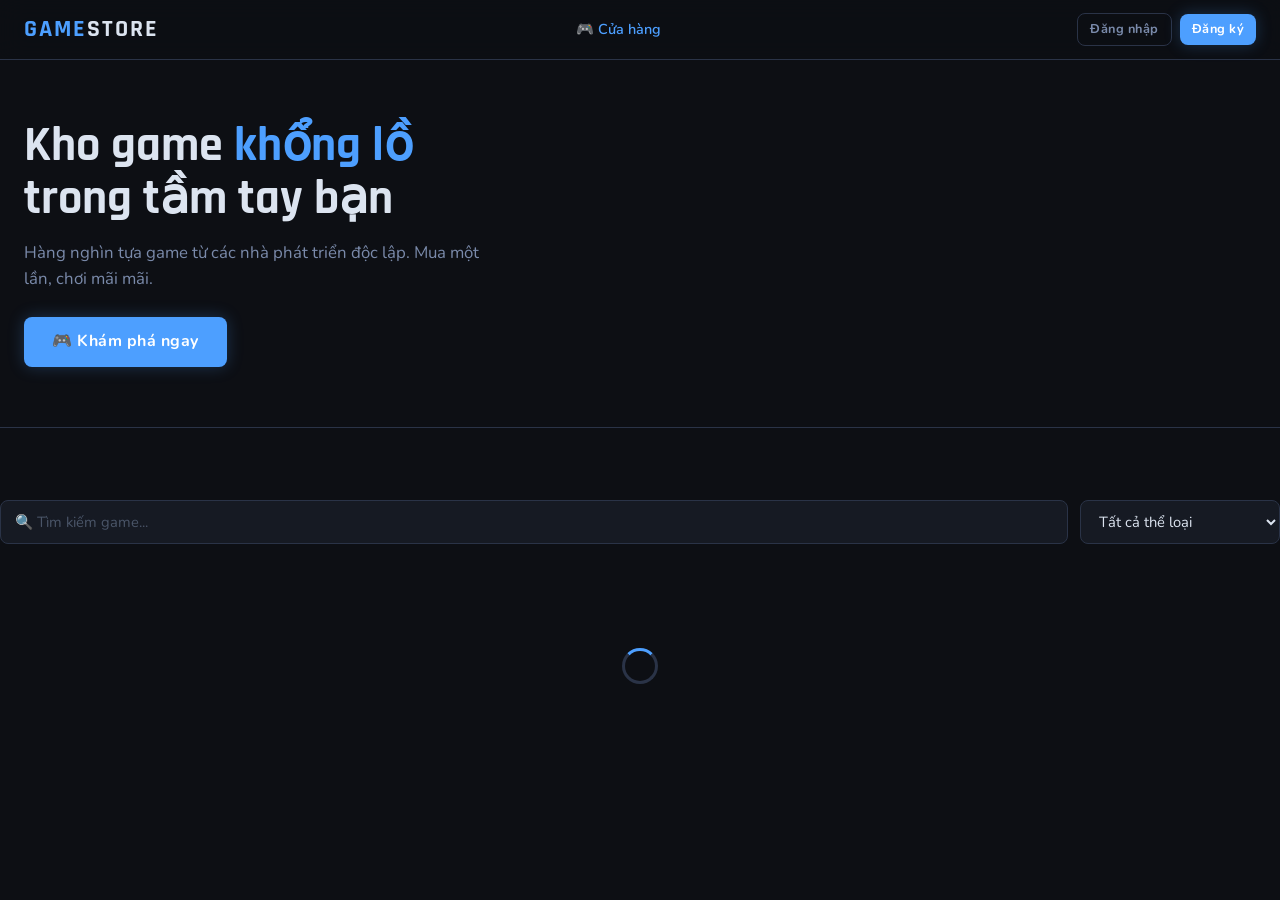
<file: frontend/pages/index.html>
<!DOCTYPE html>
<html lang="vi">

<head>
    <meta charset="UTF-8">
    <meta name="viewport" content="width=device-width, initial-scale=1.0">
    <title>GameStore — Cửa hàng game</title>
    <link rel="stylesheet" href="../assets/css/style.css">
</head>

<body>

    <!-- NAVBAR -->
    <nav class="navbar">
        <a href="index.html" class="navbar-brand">GAME<span>STORE</span></a>
        <div class="navbar-nav" id="navbar-nav-links">
            <a href="index.html" class="nav-link active">🎮 Cửa hàng</a>
        </div>
        <div class="navbar-nav" id="navbar-actions"></div>
    </nav>

    <!-- HERO -->
    <section class="hero">
        <div class="container">
            <h1 class="hero-title">Kho game <em>khổng lồ</em><br>trong tầm tay bạn</h1>
            <p class="hero-subtitle">Hàng nghìn tựa game từ các nhà phát triển độc lập. Mua một lần, chơi mãi mãi.</p>
            <a href="#store-section" class="btn btn-primary btn-lg">🎮 Khám phá ngay</a>
        </div>
    </section>

    <!-- STORE -->
    <div class="container page" id="store-section">
        <!-- Search & Filter -->
        <div class="search-bar">
            <input type="text" id="search-input" class="form-control" placeholder="🔍 Tìm kiếm game..."
                oninput="debouncedSearch()">
            <select id="genre-filter" class="form-control" style="max-width:180px" onchange="loadGames(1)">
                <option value="">Tất cả thể loại</option>
                <option value="RPG">RPG</option>
                <option value="Action">Action</option>
                <option value="Strategy">Strategy</option>
                <option value="Horror">Horror</option>
                <option value="Racing">Racing</option>
                <option value="Fighting">Fighting</option>
                <option value="Adventure">Adventure</option>
            </select>
        </div>

        <!-- Games Grid -->
        <div id="games-container">
            <div class="loading-overlay">
                <div class="spinner"></div>
            </div>
        </div>

        <!-- Pagination -->
        <div id="pagination" class="pagination"></div>
    </div>

    <!-- TOAST -->
    <div id="toast-container"></div>

    <script src="../js/api.js"></script>
    <script>
        let currentPage = 1;
        let searchTimeout;

        // Init
        document.addEventListener('DOMContentLoaded', () => {
            renderNavbar();
            loadGames(1);
        });

        // Debounce search input
        function debouncedSearch() {
            clearTimeout(searchTimeout);
            searchTimeout = setTimeout(() => loadGames(1), 400);
        }

        async function loadGames(page = 1) {
            currentPage = page;
            const search = document.getElementById('search-input').value.trim();
            const genre = document.getElementById('genre-filter').value;

            const params = new URLSearchParams({ page });
            if (search) params.append('search', search);
            if (genre) params.append('genre', genre);

            document.getElementById('games-container').innerHTML =
                '<div class="loading-overlay"><div class="spinner"></div></div>';

            const data = await apiCall(`/api/games?${params}`);

            if (!data.success) {
                document.getElementById('games-container').innerHTML =
                    '<div class="empty-state"><div class="empty-state-icon">⚠️</div><h3>Lỗi tải dữ liệu</h3></div>';
                return;
            }

            renderGames(data.games);
            renderPagination(data.pagination);
        }

        function renderGames(games) {
            const container = document.getElementById('games-container');
            if (!games.length) {
                container.innerHTML = `
        <div class="empty-state">
          <div class="empty-state-icon">🎮</div>
          <h3>Không tìm thấy game nào</h3>
          <p>Thử thay đổi từ khóa tìm kiếm</p>
        </div>`;
                return;
            }

            container.innerHTML = `<div class="games-grid">${games.map(gameCard).join('')}</div>`;
        }

        function gameCard(g) {
            const price = g.price == 0
                ? '<span class="game-price free">Miễn phí</span>'
                : `<span class="game-price">${formatPrice(g.price)}</span>`;

            return `
      <div class="card game-card" onclick="viewGame(${g.id})">
        <img class="game-card-img"
             src="${g.cover_image || 'https://picsum.photos/seed/' + g.id + '/400/225'}"
             alt="${g.title}" loading="lazy">
        <div class="game-card-body">
          <div class="game-card-genre">${g.genre || 'Game'}</div>
          <div class="game-card-title">${g.title}</div>
          <div class="game-card-footer">
            ${price}
            <button class="btn btn-primary btn-sm"
                    onclick="event.stopPropagation(); addToCart(${g.id}, this)">
              + Giỏ hàng
            </button>
          </div>
        </div>
      </div>`;
        }

        function renderPagination(p) {
            const container = document.getElementById('pagination');
            if (p.last_page <= 1) { container.innerHTML = ''; return; }

            let html = '';
            for (let i = 1; i <= p.last_page; i++) {
                html += `<button class="page-btn ${i === p.current_page ? 'active' : ''}"
                       onclick="loadGames(${i})">${i}</button>`;
            }
            container.innerHTML = html;
        }

        function viewGame(id) {
            window.location.href = `game-detail.html?id=${id}`;
        }

        async function addToCart(gameId, btn) {
            if (!Auth.isLoggedIn()) {
                showToast('Vui lòng đăng nhập để thêm vào giỏ hàng', 'error');
                setTimeout(() => window.location.href = 'login.html', 1200);
                return;
            }

            btn.disabled = true;
            const data = await apiCall('/api/cart/add', {
                method: 'POST',
                body: JSON.stringify({ game_id: gameId })
            });
            btn.disabled = false;

            if (data.success) {
                showToast('Đã thêm vào giỏ hàng!', 'success');
                updateCartBadge();
            } else {
                showToast(data.message, 'error');
            }
        }

        function formatPrice(amount) {
            return new Intl.NumberFormat('vi-VN', { style: 'currency', currency: 'VND' }).format(amount);
        }
    </script>
</body>

</html>
</file>
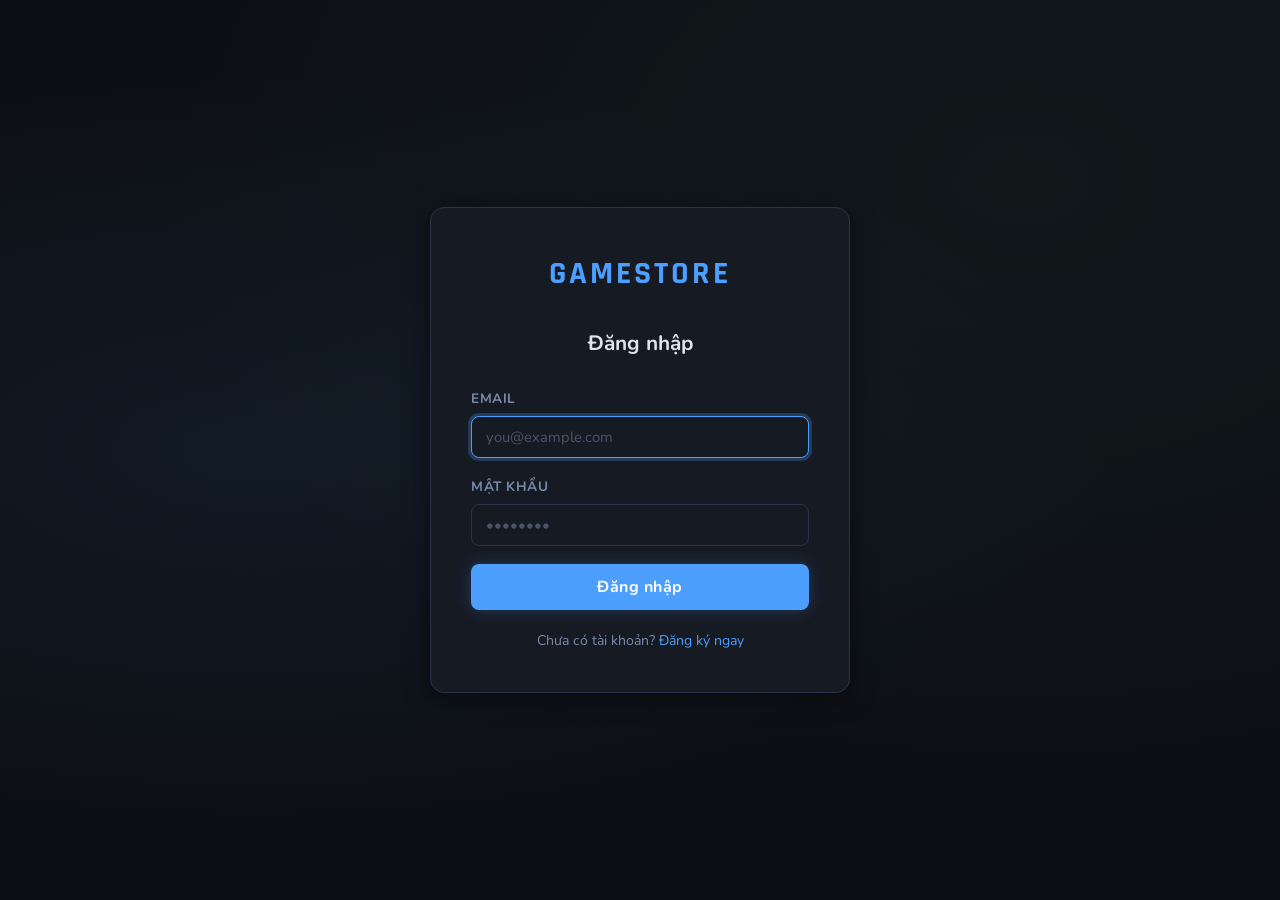
<file: frontend/pages/admin-dashboard.html>
<!DOCTYPE html>
<html lang="vi">

<head>
    <meta charset="UTF-8">
    <meta name="viewport" content="width=device-width, initial-scale=1.0">
    <title>Admin Dashboard — GameStore</title>
    <link rel="stylesheet" href="../assets/css/style.css">
</head>

<body>
    <nav class="navbar">
        <a href="index.html" class="navbar-brand">GAME<span>STORE</span></a>
        <div class="navbar-nav" id="navbar-actions"></div>
    </nav>

    <div class="dashboard-layout">
        <aside class="sidebar">
            <div class="sidebar-section">Admin Panel</div>
            <ul class="sidebar-menu">
                <li class="sidebar-item"><a href="#" class="active" onclick="showSection('overview',this)">📊 Tổng
                        quan</a></li>
                <li class="sidebar-item"><a href="#" onclick="showSection('pending-games',this)">⏳ Duyệt game</a></li>
                <li class="sidebar-item"><a href="#" onclick="showSection('users',this)">👥 Quản lý user</a></li>
                <li class="sidebar-item"><a href="index.html">🛒 Cửa hàng</a></li>
            </ul>
        </aside>

        <main class="main-content">

            <!-- OVERVIEW -->
            <section id="section-overview">
                <div class="page-header">
                    <h1 class="page-title">📊 Tổng quan</h1>
                </div>
                <div id="stats-container">
                    <div class="loading-overlay">
                        <div class="spinner"></div>
                    </div>
                </div>
            </section>

            <!-- PENDING GAMES -->
            <section id="section-pending-games" style="display:none">
                <div class="page-header">
                    <h1 class="page-title">⏳ Game chờ duyệt</h1>
                    <p class="page-subtitle">Xem xét và phê duyệt game từ developers</p>
                </div>
                <div id="pending-container">
                    <div class="loading-overlay">
                        <div class="spinner"></div>
                    </div>
                </div>
            </section>

            <!-- USERS -->
            <section id="section-users" style="display:none">
                <div class="page-header">
                    <h1 class="page-title">👥 Quản lý User</h1>
                    <p class="page-subtitle">Xem, khóa/mở và phân quyền tài khoản</p>
                </div>
                <div id="users-container">
                    <div class="loading-overlay">
                        <div class="spinner"></div>
                    </div>
                </div>
            </section>

        </main>
    </div>

    <div id="toast-container"></div>
    <script src="../js/api.js"></script>
    <script>
        document.addEventListener('DOMContentLoaded', () => {
            if (!Auth.requireRole('admin')) return;
            renderNavbar();
            loadStats();
        });

        function showSection(name, el) {
            ['overview', 'pending-games', 'users'].forEach(s => {
                document.getElementById('section-' + s).style.display = s === name ? 'block' : 'none';
            });
            document.querySelectorAll('.sidebar-item a').forEach(a => a.classList.remove('active'));
            if (el) el.classList.add('active');

            if (name === 'pending-games') loadPendingGames();
            if (name === 'users') loadUsers();
        }

        // ---- STATS ----
        async function loadStats() {
            const data = await apiCall('/api/admin/stats');
            if (!data.success) return;
            const s = data.stats;

            document.getElementById('stats-container').innerHTML = `
      <div class="stats-grid">
        <div class="stat-card">
          <div class="stat-value">${s.users}</div>
          <div class="stat-label">👥 Tổng người dùng</div>
        </div>
        <div class="stat-card">
          <div class="stat-value">${s.games.approved}</div>
          <div class="stat-label">✅ Game đã duyệt</div>
        </div>
        <div class="stat-card">
          <div class="stat-value" style="color:var(--gold)">${s.games.pending}</div>
          <div class="stat-label">⏳ Chờ duyệt</div>
        </div>
        <div class="stat-card">
          <div class="stat-value" style="color:var(--green)">
            ${s.revenue.total_revenue
                    ? new Intl.NumberFormat('vi-VN', { style: 'currency', currency: 'VND' }).format(s.revenue.total_revenue)
                    : '0₫'}
          </div>
          <div class="stat-label">💰 Doanh thu (demo)</div>
        </div>
        <div class="stat-card">
          <div class="stat-value">${s.revenue.total_orders || 0}</div>
          <div class="stat-label">📦 Tổng đơn hàng</div>
        </div>
      </div>

      <h3 style="font-family:'Rajdhani',sans-serif;font-size:1.2rem;margin-bottom:16px">
        🕒 Đơn hàng gần đây
      </h3>
      ${s.recent_orders.length ? `
        <div class="card">
          <div class="table-wrapper">
            <table>
              <thead><tr><th>Đơn #</th><th>Người mua</th><th>Tổng tiền</th><th>Ngày</th></tr></thead>
              <tbody>
                ${s.recent_orders.map(o => `
                  <tr>
                    <td>#${o.id}</td>
                    <td>${o.username}</td>
                    <td style="color:var(--green);font-weight:700">
                      ${new Intl.NumberFormat('vi-VN', { style: 'currency', currency: 'VND' }).format(o.total_amount)}
                    </td>
                    <td>${new Date(o.created_at).toLocaleDateString('vi-VN')}</td>
                  </tr>`).join('')}
              </tbody>
            </table>
          </div>
        </div>` : '<p style="color:var(--text-muted)">Chưa có đơn hàng nào.</p>'}`;
        }

        // ---- PENDING GAMES ----
        async function loadPendingGames() {
            const data = await apiCall('/api/admin/games/pending');
            const c = document.getElementById('pending-container');

            if (!data.games || !data.games.length) {
                c.innerHTML = `<div class="empty-state"><div class="empty-state-icon">✅</div>
        <h3>Không có game nào chờ duyệt</h3></div>`;
                return;
            }

            c.innerHTML = `<div style="display:flex;flex-direction:column;gap:16px">
      ${data.games.map(g => `
        <div class="card card-body" style="display:flex;gap:16px;align-items:center">
          <img src="${g.cover_image || 'https://picsum.photos/seed/' + g.id + '/120/68'}"
               style="width:120px;height:68px;object-fit:cover;border-radius:var(--radius);flex-shrink:0">
          <div style="flex:1">
            <div style="font-family:'Rajdhani',sans-serif;font-size:1.05rem;font-weight:700">${g.title}</div>
            <div style="font-size:.8rem;color:var(--text-muted);margin:4px 0">
              Dev: <strong>${g.dev_name}</strong> &nbsp;|&nbsp; ${g.genre || 'N/A'} &nbsp;|&nbsp;
              ${g.price == 0 ? 'Miễn phí' : new Intl.NumberFormat('vi-VN', { style: 'currency', currency: 'VND' }).format(g.price)}
            </div>
            <div style="color:var(--text-secondary);font-size:.85rem">${g.description || 'Không có mô tả'}</div>
          </div>
          <div style="display:flex;flex-direction:column;gap:8px;flex-shrink:0">
            <button class="btn btn-success btn-sm" onclick="reviewGame(${g.id},'approve',this)">✓ Duyệt</button>
            <button class="btn btn-danger btn-sm"  onclick="reviewGame(${g.id},'reject',this)">✕ Từ chối</button>
          </div>
        </div>`).join('')}
    </div>`;
        }

        async function reviewGame(id, action, btn) {
            btn.disabled = true;
            const endpoint = `/api/admin/games/${id}/${action}`;
            const data = await apiCall(endpoint, { method: 'PUT' });
            if (data.success) {
                showToast(data.message, 'success');
                btn.closest('.card').remove();
            } else {
                showToast(data.message, 'error');
                btn.disabled = false;
            }
        }

        // ---- USERS ----
        async function loadUsers() {
            const data = await apiCall('/api/admin/users');
            const c = document.getElementById('users-container');

            c.innerHTML = `
      <div class="card">
        <div class="table-wrapper">
          <table>
            <thead><tr><th>#</th><th>Username</th><th>Email</th><th>Role</th><th>Trạng thái</th><th>Ngày tạo</th><th>Hành động</th></tr></thead>
            <tbody>
              ${data.users.map(u => `
                <tr id="user-row-${u.id}">
                  <td>${u.id}</td>
                  <td><strong>${u.username}</strong></td>
                  <td style="color:var(--text-secondary)">${u.email}</td>
                  <td>
                    <select class="form-control" style="width:auto;padding:4px 8px;font-size:.78rem"
                            onchange="changeRole(${u.id}, this.value)"
                            ${u.role === 'admin' ? 'disabled' : ''}>
                      <option value="user"  ${u.role === 'user' ? 'selected' : ''}>User</option>
                      <option value="dev"   ${u.role === 'dev' ? 'selected' : ''}>Dev</option>
                      <option value="admin" ${u.role === 'admin' ? 'selected' : ''}>Admin</option>
                    </select>
                  </td>
                  <td>
                    <span class="badge ${u.is_active ? 'badge-approved' : 'badge-rejected'}">
                      ${u.is_active ? 'Hoạt động' : 'Đã khóa'}
                    </span>
                  </td>
                  <td>${new Date(u.created_at).toLocaleDateString('vi-VN')}</td>
                  <td>
                    ${u.role !== 'admin' ? `
                      <button class="btn btn-sm ${u.is_active ? 'btn-danger' : 'btn-success'}"
                              onclick="toggleUser(${u.id}, this)">
                        ${u.is_active ? '🔒 Khóa' : '🔓 Mở'}
                      </button>` : '—'}
                  </td>
                </tr>`).join('')}
            </tbody>
          </table>
        </div>
      </div>`;
        }

        async function toggleUser(id, btn) {
            btn.disabled = true;
            const data = await apiCall(`/api/admin/users/${id}/toggle`, { method: 'PUT' });
            if (data.success) {
                showToast(data.message, 'success');
                loadUsers(); // Reload để cập nhật UI
            } else {
                showToast(data.message, 'error');
                btn.disabled = false;
            }
        }

        async function changeRole(id, role) {
            const data = await apiCall(`/api/admin/users/${id}/role`, {
                method: 'PUT', body: JSON.stringify({ role })
            });
            showToast(data.message, data.success ? 'success' : 'error');
        }
    </script>
</body>

</html>
</file>
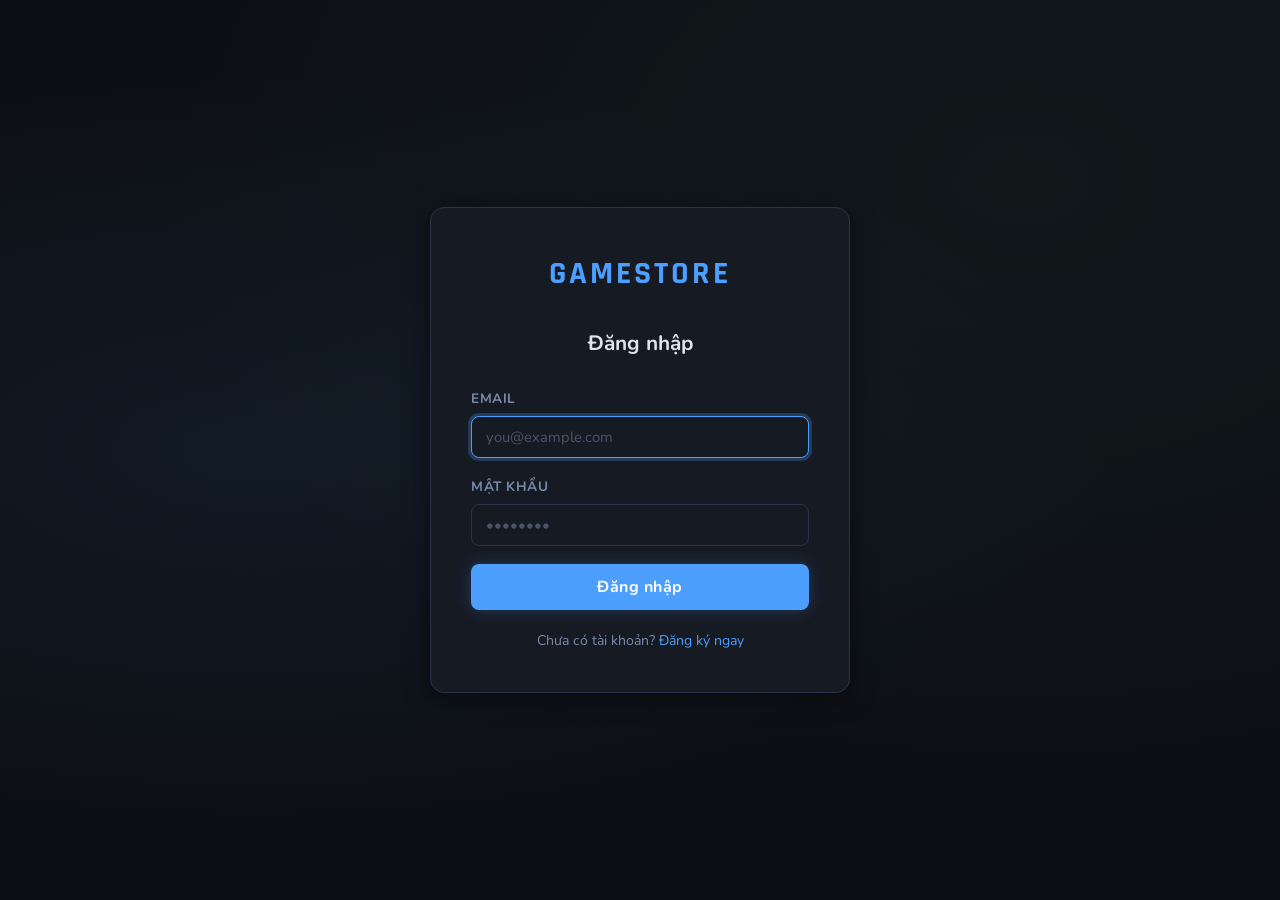
<file: frontend/pages/cart.html>
<!DOCTYPE html>
<html lang="vi">

<head>
    <meta charset="UTF-8">
    <meta name="viewport" content="width=device-width, initial-scale=1.0">
    <title>Giỏ hàng — GameStore</title>
    <link rel="stylesheet" href="../assets/css/style.css">
</head>

<body>
    <nav class="navbar">
        <a href="index.html" class="navbar-brand">GAME<span>STORE</span></a>
        <div class="navbar-nav"><a href="index.html" class="nav-link">← Tiếp tục mua</a></div>
        <div class="navbar-nav" id="navbar-actions"></div>
    </nav>

    <div class="container page">
        <div class="page-header">
            <h1 class="page-title">🛒 Giỏ hàng</h1>
        </div>

        <div style="display:grid;grid-template-columns:1fr 300px;gap:24px;align-items:start" id="cart-layout">
            <div id="cart-items-container">
                <div class="loading-overlay">
                    <div class="spinner"></div>
                </div>
            </div>
            <div class="card card-body" id="cart-summary" style="display:none">
                <h3 class="card-title">Tổng đơn hàng</h3>
                <div style="margin:16px 0;border-top:1px solid var(--border);padding-top:16px">
                    <div style="display:flex;justify-content:space-between;margin-bottom:8px">
                        <span style="color:var(--text-secondary)">Số lượng</span>
                        <span id="summary-count">0 game</span>
                    </div>
                    <div style="display:flex;justify-content:space-between;font-size:1.1rem;font-weight:700">
                        <span>Tổng cộng</span>
                        <span id="summary-total" style="color:var(--green)">0₫</span>
                    </div>
                </div>
                <button class="btn btn-success btn-block btn-lg" id="btn-checkout" onclick="checkout()">
                    💳 Thanh toán (Demo)
                </button>
                <p style="text-align:center;font-size:.75rem;color:var(--text-muted);margin-top:10px">
                    Đây là môi trường demo, không có giao dịch thực
                </p>
            </div>
        </div>
    </div>

    <div id="toast-container"></div>
    <script src="../js/api.js"></script>
    <script>
        document.addEventListener('DOMContentLoaded', () => {
            Auth.requireAuth();
            renderNavbar();
            loadCart();
        });

        async function loadCart() {
            const data = await apiCall('/api/cart');
            const container = document.getElementById('cart-items-container');
            const summary = document.getElementById('cart-summary');

            if (!data.items || data.items.length === 0) {
                container.innerHTML = `
        <div class="empty-state">
          <div class="empty-state-icon">🛒</div>
          <h3>Giỏ hàng trống</h3>
          <p>Thêm game từ <a href="index.html">cửa hàng</a> nhé!</p>
        </div>`;
                return;
            }

            summary.style.display = 'block';
            document.getElementById('summary-count').textContent = data.items.length + ' game';
            document.getElementById('summary-total').textContent = formatPrice(data.total);

            container.innerHTML = data.items.map(item => `
      <div class="library-card" style="margin-bottom:12px" id="cart-item-${item.id}">
        <img src="${item.cover_image || 'https://picsum.photos/seed/' + item.id + '/160/90'}" alt="${item.title}">
        <div class="library-info">
          <div class="library-title">${item.title}</div>
          <div class="library-genre">${item.genre || 'Game'}</div>
          <div style="color:var(--green);font-weight:700">${formatPrice(item.price)}</div>
        </div>
        <button class="btn btn-danger btn-sm" onclick="removeItem(${item.id})">✕ Xóa</button>
      </div>`).join('');
        }

        async function removeItem(gameId) {
            await apiCall('/api/cart/remove', { method: 'DELETE', body: JSON.stringify({ game_id: gameId }) });
            showToast('Đã xóa khỏi giỏ hàng', 'info');
            loadCart();
            updateCartBadge();
        }

        async function checkout() {
            const btn = document.getElementById('btn-checkout');
            btn.disabled = true; btn.textContent = 'Đang xử lý...';
            const data = await apiCall('/api/cart/checkout', { method: 'POST' });
            btn.disabled = false; btn.textContent = '💳 Thanh toán (Demo)';

            if (data.success) {
                showToast(`Thanh toán thành công! ${data.items} game đã vào Library 🎉`, 'success');
                setTimeout(() => window.location.href = 'library.html', 1500);
            } else {
                showToast(data.message, 'error');
            }
        }

        function formatPrice(a) {
            if (a === 0) return 'Miễn phí';
            return new Intl.NumberFormat('vi-VN', { style: 'currency', currency: 'VND' }).format(a);
        }
    </script>
</body>

</html>
</file>
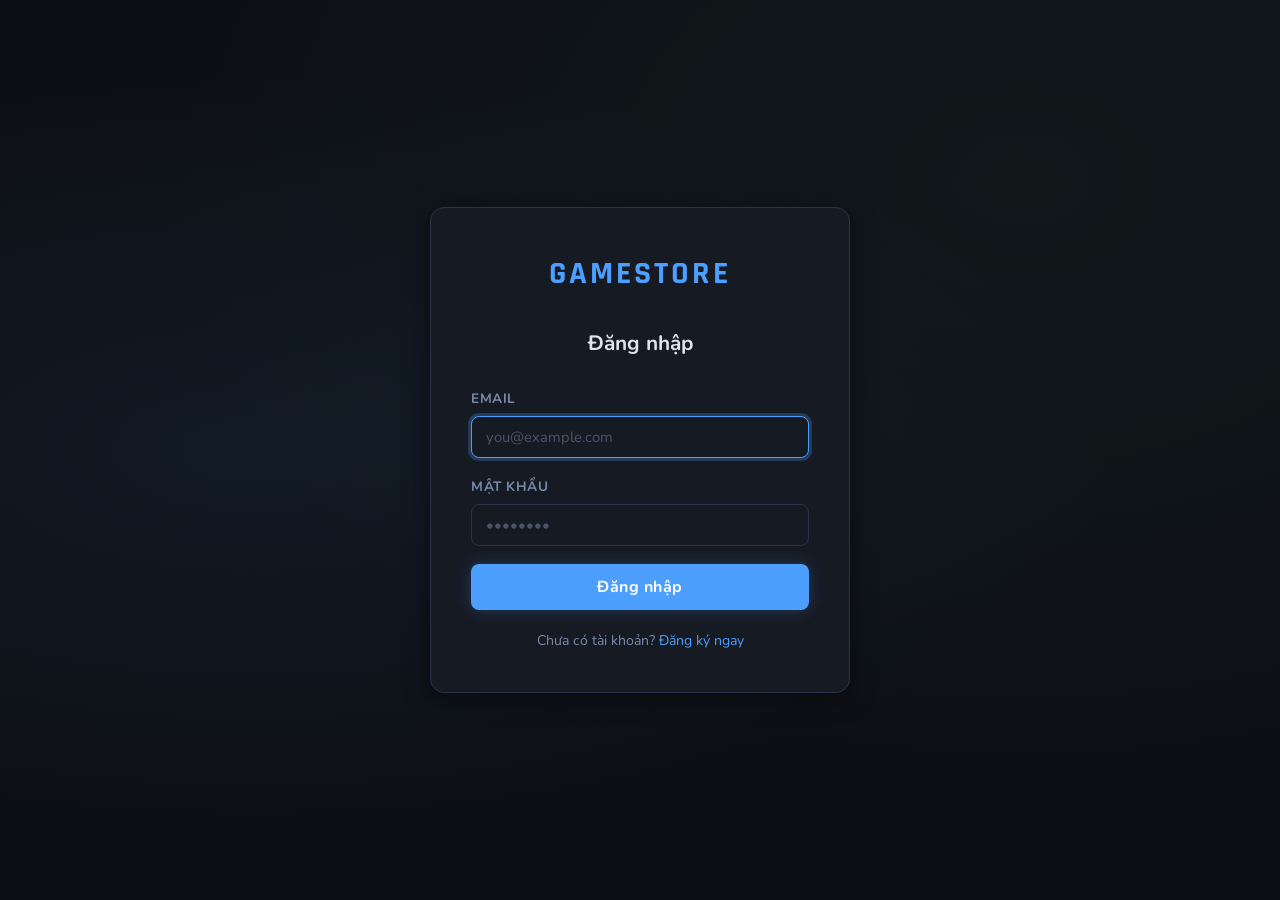
<file: frontend/pages/dev-dashboard.html>
<!DOCTYPE html>
<html lang="vi">

<head>
    <meta charset="UTF-8">
    <meta name="viewport" content="width=device-width, initial-scale=1.0">
    <title>Dev Dashboard — GameStore</title>
    <link rel="stylesheet" href="../assets/css/style.css">
</head>

<body>
    <nav class="navbar">
        <a href="index.html" class="navbar-brand">GAME<span>STORE</span></a>
        <div class="navbar-nav" id="navbar-actions"></div>
    </nav>

    <div class="dashboard-layout">
        <!-- Sidebar -->
        <aside class="sidebar">
            <div class="sidebar-section">Developer</div>
            <ul class="sidebar-menu">
                <li class="sidebar-item"><a href="#" class="active" onclick="showSection('my-games')">🎮 Game của
                        tôi</a></li>
                <li class="sidebar-item"><a href="#" onclick="showSection('upload-game')">➕ Đăng game mới</a></li>
                <li class="sidebar-item"><a href="index.html">🛒 Cửa hàng</a></li>
                <li class="sidebar-item"><a href="library.html">📚 Library</a></li>
            </ul>
        </aside>

        <!-- Main Content -->
        <main class="main-content">

            <!-- Section: My Games -->
            <section id="section-my-games">
                <div class="page-header">
                    <h1 class="page-title">🎮 Game của tôi</h1>
                    <p class="page-subtitle">Quản lý các game bạn đã đăng</p>
                </div>
                <div id="dev-games-container">
                    <div class="loading-overlay">
                        <div class="spinner"></div>
                    </div>
                </div>
            </section>

            <!-- Section: Upload Game -->
            <section id="section-upload-game" style="display:none">
                <div class="page-header">
                    <h1 class="page-title">➕ Đăng game mới</h1>
                    <p class="page-subtitle">Game sẽ được admin duyệt trước khi hiển thị</p>
                </div>
                <div class="card card-body" style="max-width:600px">
                    <div id="upload-alert"></div>
                    <div class="form-group">
                        <label class="form-label">Tên game *</label>
                        <input type="text" id="game-title" class="form-control" placeholder="VD: Cyber Odyssey 2">
                    </div>
                    <div class="form-group">
                        <label class="form-label">Thể loại</label>
                        <select id="game-genre" class="form-control">
                            <option value="">-- Chọn thể loại --</option>
                            <option>RPG</option>
                            <option>Action</option>
                            <option>Strategy</option>
                            <option>Horror</option>
                            <option>Racing</option>
                            <option>Fighting</option>
                            <option>Adventure</option>
                            <option>Puzzle</option>
                            <option>Sports</option>
                        </select>
                    </div>
                    <div class="form-group">
                        <label class="form-label">Giá (VND) — để 0 nếu miễn phí</label>
                        <input type="number" id="game-price" class="form-control" placeholder="99000" min="0">
                    </div>
                    <div class="form-group">
                        <label class="form-label">URL ảnh bìa</label>
                        <input type="text" id="game-cover" class="form-control"
                            placeholder="https://example.com/cover.jpg">
                    </div>
                    <div class="form-group">
                        <label class="form-label">Mô tả game</label>
                        <textarea id="game-desc" class="form-control" rows="4"
                            placeholder="Mô tả ngắn về game của bạn..."></textarea>
                    </div>
                    <button class="btn btn-primary btn-lg" onclick="uploadGame()">📤 Gửi duyệt</button>
                </div>
            </section>

        </main>
    </div>

    <div id="toast-container"></div>
    <script src="../js/api.js"></script>
    <script>
        document.addEventListener('DOMContentLoaded', () => {
            if (!Auth.requireRole('dev', 'admin')) return;
            renderNavbar();
            loadDevGames();
        });

        function showSection(name) {
            document.getElementById('section-my-games').style.display = name === 'my-games' ? 'block' : 'none';
            document.getElementById('section-upload-game').style.display = name === 'upload-game' ? 'block' : 'none';
            document.querySelectorAll('.sidebar-item a').forEach(a => a.classList.remove('active'));
            event.target.classList.add('active');
        }

        async function loadDevGames() {
            const data = await apiCall('/api/dev/games');
            const container = document.getElementById('dev-games-container');

            if (!data.games || data.games.length === 0) {
                container.innerHTML = `
        <div class="empty-state">
          <div class="empty-state-icon">🎮</div>
          <h3>Bạn chưa đăng game nào</h3>
          <button class="btn btn-primary" onclick="showSection('upload-game')">➕ Đăng game đầu tiên</button>
        </div>`;
                return;
            }

            container.innerHTML = `
      <div class="table-wrapper">
        <table>
          <thead>
            <tr>
              <th>Game</th><th>Thể loại</th><th>Giá</th><th>Trạng thái</th><th>Ngày đăng</th>
            </tr>
          </thead>
          <tbody>
            ${data.games.map(g => `
              <tr>
                <td>
                  <div style="display:flex;align-items:center;gap:12px">
                    <img src="${g.cover_image || 'https://picsum.photos/seed/' + g.id + '/80/45'}"
                         style="width:80px;height:45px;object-fit:cover;border-radius:4px">
                    <strong>${g.title}</strong>
                  </div>
                </td>
                <td>${g.genre || '—'}</td>
                <td style="color:var(--green);font-weight:700">
                  ${g.price == 0 ? 'Miễn phí' : new Intl.NumberFormat('vi-VN', { style: 'currency', currency: 'VND' }).format(g.price)}
                </td>
                <td><span class="badge badge-${g.status}">${statusLabel(g.status)}</span></td>
                <td>${new Date(g.created_at).toLocaleDateString('vi-VN')}</td>
              </tr>`).join('')}
          </tbody>
        </table>
      </div>`;
        }

        async function uploadGame() {
            const title = document.getElementById('game-title').value.trim();
            const genre = document.getElementById('game-genre').value;
            const price = parseFloat(document.getElementById('game-price').value) || 0;
            const cover = document.getElementById('game-cover').value.trim();
            const desc = document.getElementById('game-desc').value.trim();
            const alertBox = document.getElementById('upload-alert');

            alertBox.innerHTML = '';
            if (!title) { alertBox.innerHTML = '<div class="alert alert-error">Tên game không được để trống</div>'; return; }

            const data = await apiCall('/api/dev/games', {
                method: 'POST',
                body: JSON.stringify({ title, genre, price, cover_image: cover, description: desc })
            });

            if (data.success) {
                alertBox.innerHTML = '<div class="alert alert-success">✓ Game đã gửi duyệt thành công!</div>';
                document.getElementById('game-title').value = '';
                document.getElementById('game-price').value = '';
                document.getElementById('game-cover').value = '';
                document.getElementById('game-desc').value = '';
                showToast('Game đã gửi duyệt!', 'success');
            } else {
                alertBox.innerHTML = `<div class="alert alert-error">${data.message}</div>`;
            }
        }

        function statusLabel(s) {
            return { approved: '✓ Đã duyệt', pending: '⏳ Chờ duyệt', rejected: '✕ Từ chối' }[s] || s;
        }
    </script>
</body>

</html>
</file>
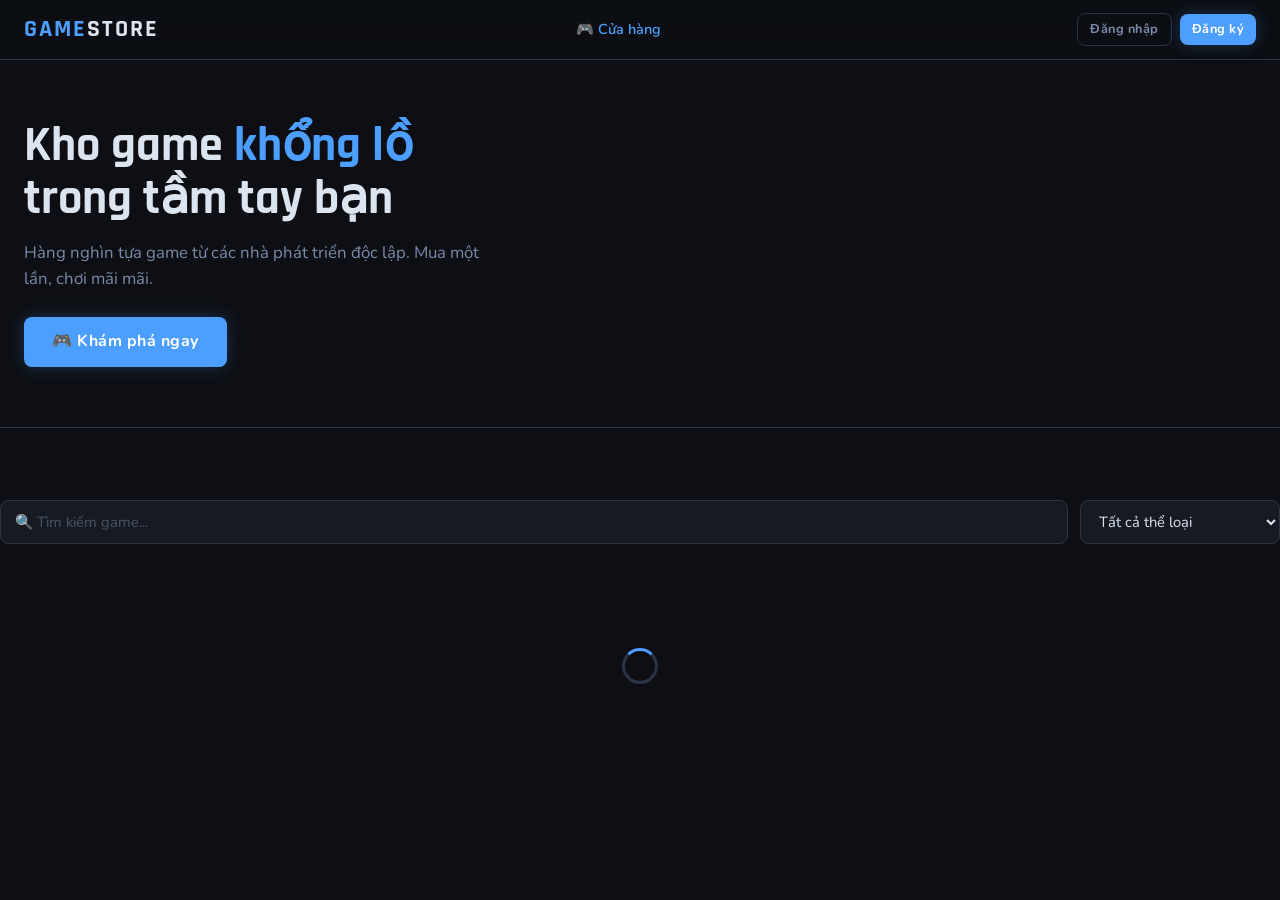
<file: frontend/pages/game-detail.html>
<!DOCTYPE html>
<html lang="vi">

<head>
    <meta charset="UTF-8">
    <meta name="viewport" content="width=device-width, initial-scale=1.0">
    <title>Chi tiết game — GameStore</title>
    <link rel="stylesheet" href="../assets/css/style.css">
    <style>
        .game-detail-hero {
            background: var(--bg-surface);
            border-bottom: 1px solid var(--border);
            padding: 40px 0;
        }

        .game-detail-layout {
            display: grid;
            grid-template-columns: 1fr 320px;
            gap: 32px;
            align-items: start;
        }

        .game-cover {
            width: 100%;
            aspect-ratio: 16/9;
            object-fit: cover;
            border-radius: var(--radius-lg);
            border: 1px solid var(--border);
        }

        .game-meta {
            display: flex;
            flex-wrap: wrap;
            gap: 12px;
            margin: 16px 0;
        }

        .game-meta-item {
            background: var(--bg-hover);
            border: 1px solid var(--border);
            padding: 6px 14px;
            border-radius: 20px;
            font-size: .8rem;
            color: var(--text-secondary);
        }

        .game-description {
            color: var(--text-secondary);
            line-height: 1.8;
            margin-top: 16px;
        }

        .purchase-box {
            position: sticky;
            top: 80px;
            background: var(--bg-card);
            border: 1px solid var(--border);
            border-radius: var(--radius-lg);
            padding: 24px;
        }

        .purchase-price {
            font-family: 'Rajdhani', sans-serif;
            font-size: 2rem;
            font-weight: 700;
            color: var(--green);
            margin-bottom: 16px;
        }

        @media(max-width:768px) {
            .game-detail-layout {
                grid-template-columns: 1fr;
            }
        }
    </style>
</head>

<body>
    <nav class="navbar">
        <a href="index.html" class="navbar-brand">GAME<span>STORE</span></a>
        <div class="navbar-nav"><a href="index.html" class="nav-link">← Cửa hàng</a></div>
        <div class="navbar-nav" id="navbar-actions"></div>
    </nav>

    <div id="page-container">
        <div class="loading-overlay" style="height:60vh">
            <div class="spinner"></div>
        </div>
    </div>

    <div id="toast-container"></div>
    <script src="../js/api.js"></script>
    <script>
        document.addEventListener('DOMContentLoaded', async () => {
            renderNavbar();
            const params = new URLSearchParams(window.location.search);
            const id = parseInt(params.get('id'));
            if (!id) { window.location.href = 'index.html'; return; }
            await loadGame(id);
        });

        async function loadGame(id) {
            const data = await apiCall(`/api/games/${id}`);
            if (!data.success) {
                document.getElementById('page-container').innerHTML =
                    '<div class="empty-state" style="padding:80px"><div class="empty-state-icon">😢</div><h3>Game không tồn tại</h3><a href="index.html" class="btn btn-primary" style="margin-top:16px">Về trang chủ</a></div>';
                return;
            }

            const g = data.game;
            document.title = g.title + ' — GameStore';

            const owned = Auth.isLoggedIn() ? await checkOwned(id) : false;
            const inCart = false; // có thể mở rộng sau

            document.getElementById('page-container').innerHTML = `
      <section class="game-detail-hero">
        <div class="container">
          <div class="game-detail-layout">
            <div>
              <img class="game-cover"
                   src="${g.cover_image || 'https://picsum.photos/seed/' + g.id + '/800/450'}"
                   alt="${g.title}">
              <h1 style="font-family:'Rajdhani',sans-serif;font-size:2rem;font-weight:700;margin-top:20px">${g.title}</h1>
              <div class="game-meta">
                <span class="game-meta-item">🎮 ${g.genre || 'Game'}</span>
                <span class="game-meta-item">👨‍💻 ${g.dev_name}</span>
                <span class="game-meta-item">📅 ${new Date(g.created_at).toLocaleDateString('vi-VN')}</span>
              </div>
              <p class="game-description">${g.description || 'Chưa có mô tả.'}</p>
            </div>

            <div class="purchase-box">
              <div class="purchase-price">
                ${g.price == 0 ? 'Miễn phí' : new Intl.NumberFormat('vi-VN', { style: 'currency', currency: 'VND' }).format(g.price)}
              </div>
              ${owned
                    ? `<div class="alert alert-success">✓ Bạn đã sở hữu game này</div>
                   <a href="library.html" class="btn btn-primary btn-block">▶ Chơi ngay</a>`
                    : `<button class="btn btn-primary btn-block btn-lg" id="btn-add-cart" onclick="addToCart(${g.id})">
                     🛒 Thêm vào giỏ hàng
                   </button>
                   <button class="btn btn-secondary btn-block" style="margin-top:10px" onclick="quickBuy(${g.id})">
                     ⚡ Mua ngay
                   </button>`
                }
              <div style="margin-top:16px;padding-top:16px;border-top:1px solid var(--border);font-size:.8rem;color:var(--text-muted)">
                💳 Thanh toán demo &nbsp;|&nbsp; 🔒 Bảo mật JWT
              </div>
            </div>
          </div>
        </div>
      </section>`;
        }

        async function checkOwned(gameId) {
            if (!Auth.isLoggedIn()) return false;
            const data = await apiCall('/api/library');
            return data.games?.some(g => g.id === gameId) || false;
        }

        async function addToCart(gameId) {
            if (!Auth.isLoggedIn()) {
                showToast('Vui lòng đăng nhập', 'error');
                setTimeout(() => window.location.href = 'login.html', 1000);
                return;
            }
            const btn = document.getElementById('btn-add-cart');
            btn.disabled = true;
            const data = await apiCall('/api/cart/add', { method: 'POST', body: JSON.stringify({ game_id: gameId }) });
            btn.disabled = false;
            if (data.success) {
                showToast('Đã thêm vào giỏ hàng!', 'success');
                updateCartBadge();
            } else {
                showToast(data.message, 'error');
            }
        }

        async function quickBuy(gameId) {
            await addToCart(gameId);
            setTimeout(() => window.location.href = 'cart.html', 600);
        }
    </script>
</body>

</html>
</file>
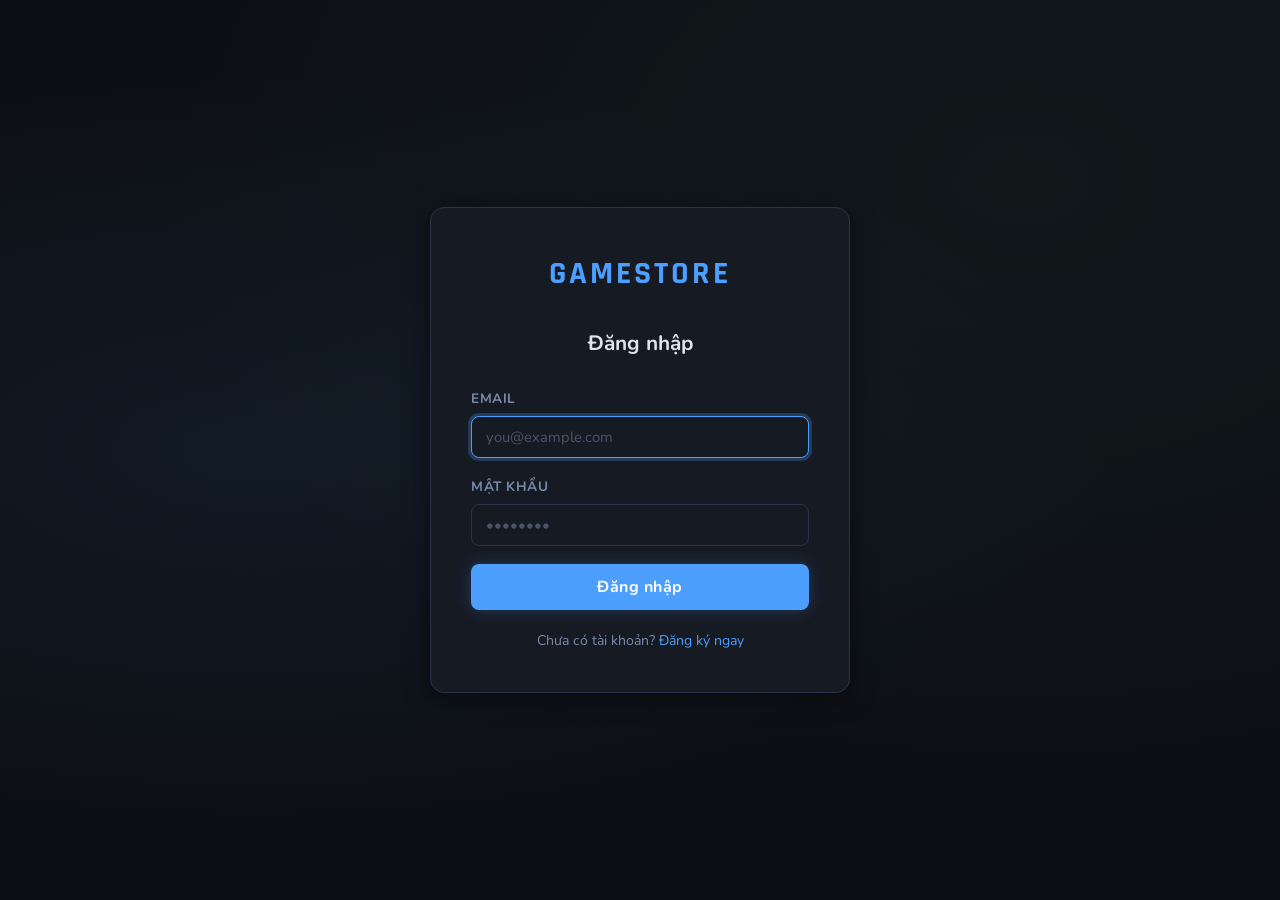
<file: frontend/pages/library.html>
<!DOCTYPE html>
<html lang="vi">

<head>
    <meta charset="UTF-8">
    <meta name="viewport" content="width=device-width, initial-scale=1.0">
    <title>Library — GameStore</title>
    <link rel="stylesheet" href="../assets/css/style.css">
</head>

<body>
    <nav class="navbar">
        <a href="index.html" class="navbar-brand">GAME<span>STORE</span></a>
        <div class="navbar-nav"><a href="index.html" class="nav-link">🎮 Cửa hàng</a></div>
        <div class="navbar-nav" id="navbar-actions"></div>
    </nav>

    <div class="container page">
        <div class="page-header">
            <h1 class="page-title">📚 Library của tôi</h1>
            <p class="page-subtitle">Tất cả game bạn đã sở hữu</p>
        </div>
        <div id="library-container">
            <div class="loading-overlay">
                <div class="spinner"></div>
            </div>
        </div>
    </div>

    <!-- Modal "Chạy Game" -->
    <div id="play-modal" class="modal-overlay" style="display:none">
        <div class="modal">
            <div class="modal-header">
                <h3 class="modal-title" id="play-modal-title">Đang khởi động...</h3>
                <button class="modal-close" onclick="closePlayModal()">✕</button>
            </div>
            <div style="text-align:center;padding:20px 0">
                <div style="font-size:4rem;margin-bottom:16px">🎮</div>
                <div id="play-modal-body" style="color:var(--text-secondary);margin-bottom:20px"></div>
                <div
                    style="background:var(--bg-surface);border:1px solid var(--border);border-radius:var(--radius);padding:16px;font-size:.85rem;color:var(--text-muted);text-align:left">
                    <strong style="color:var(--text-secondary)">Thông tin game:</strong><br>
                    <span id="play-modal-info"></span>
                </div>
            </div>
            <button class="btn btn-primary btn-block" onclick="closePlayModal()">Đóng</button>
        </div>
    </div>

    <div id="toast-container"></div>
    <script src="../js/api.js"></script>
    <script>
        document.addEventListener('DOMContentLoaded', () => {
            Auth.requireAuth();
            renderNavbar();
            loadLibrary();
        });

        async function loadLibrary() {
            const data = await apiCall('/api/library');
            const container = document.getElementById('library-container');

            if (!data.games || data.games.length === 0) {
                container.innerHTML = `
        <div class="empty-state">
          <div class="empty-state-icon">📦</div>
          <h3>Library trống</h3>
          <p>Bạn chưa sở hữu game nào. <a href="index.html">Mua game ngay!</a></p>
        </div>`;
                return;
            }

            container.innerHTML = `
      <p style="color:var(--text-secondary);margin-bottom:20px">${data.games.length} game trong library</p>
      <div class="library-list">
        ${data.games.map(g => `
          <div class="library-card">
            <img src="${g.cover_image || 'https://picsum.photos/seed/' + g.id + '/160/90'}" alt="${g.title}">
            <div class="library-info">
              <div class="library-title">${g.title}</div>
              <div class="library-genre">${g.genre || 'Game'}</div>
              <div style="color:var(--text-muted);font-size:.78rem">
                Mua ngày ${new Date(g.purchased_at).toLocaleDateString('vi-VN')}
              </div>
            </div>
            <button class="btn btn-primary btn-sm" onclick="playGame(${g.id}, '${g.title}', '${g.genre || ''}')">
              ▶ Chơi
            </button>
          </div>`).join('')}
      </div>`;
        }

        function playGame(id, title, genre) {
            document.getElementById('play-modal-title').textContent = '▶ ' + title;
            document.getElementById('play-modal-body').innerHTML =
                `<strong style="color:var(--green);font-size:1.1rem">Game đang chạy!</strong><br>
       <span style="font-size:.9rem">(Demo mode — game thật sẽ khởi động ở đây)</span>`;
            document.getElementById('play-modal-info').innerHTML =
                `ID: #${id} &nbsp;|&nbsp; Thể loại: ${genre || 'N/A'}`;
            document.getElementById('play-modal').style.display = 'flex';
        }

        function closePlayModal() {
            document.getElementById('play-modal').style.display = 'none';
        }
    </script>
</body>

</html>
</file>
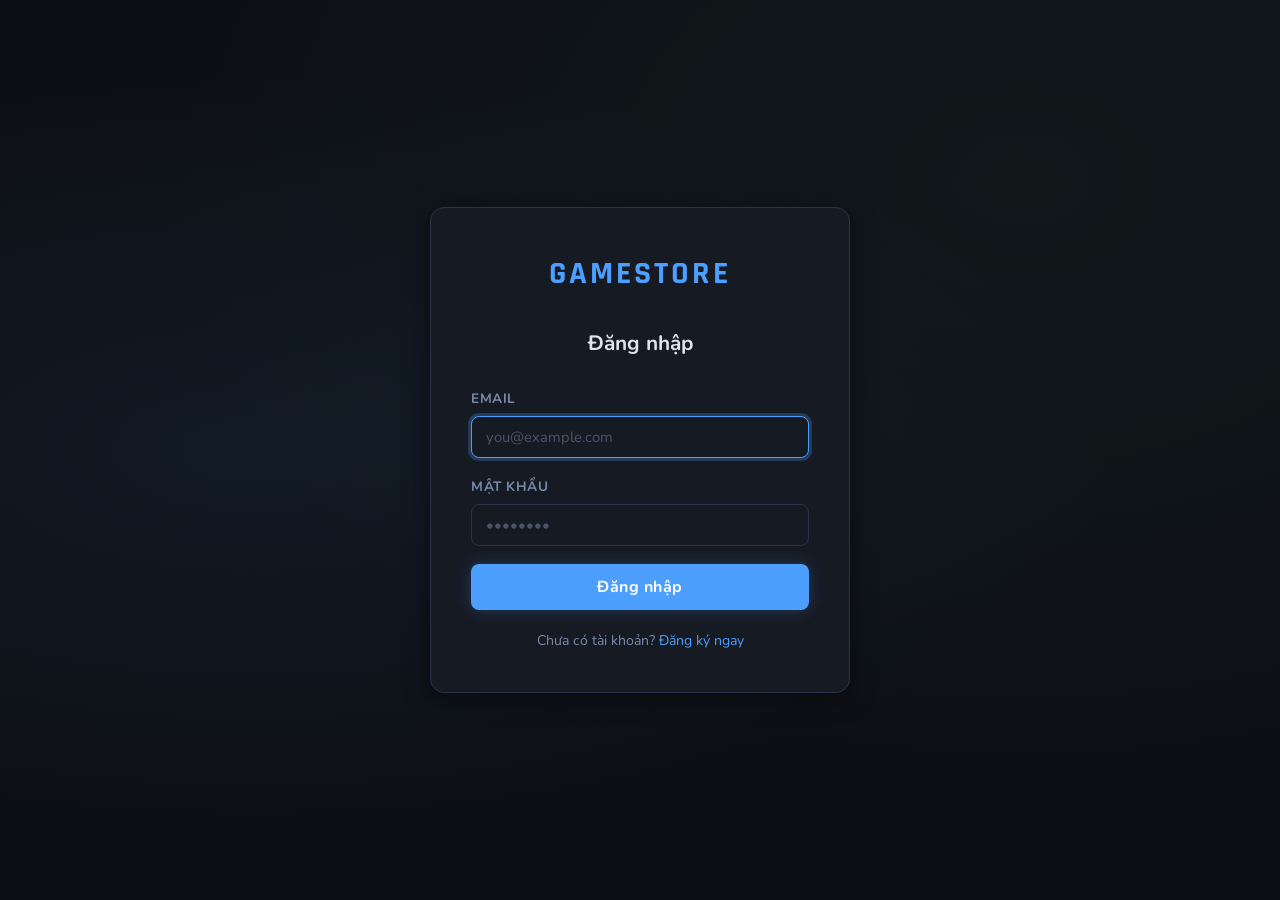
<file: frontend/pages/login.html>
<!DOCTYPE html>
<html lang="vi">

<head>
    <meta charset="UTF-8">
    <meta name="viewport" content="width=device-width, initial-scale=1.0">
    <title>Đăng nhập — GameStore</title>
    <link rel="stylesheet" href="../assets/css/style.css">
</head>

<body>
    <div class="auth-wrapper">
        <div class="auth-box">
            <div class="auth-logo">GAME<span>STORE</span></div>
            <h2 class="auth-title">Đăng nhập</h2>
            <div id="alert-box"></div>
            <div class="form-group">
                <label class="form-label">Email</label>
                <input type="email" id="email" class="form-control" placeholder="you@example.com" autofocus>
            </div>
            <div class="form-group">
                <label class="form-label">Mật khẩu</label>
                <input type="password" id="password" class="form-control" placeholder="••••••••">
            </div>
            <button class="btn btn-primary btn-block btn-lg" id="btn-login" onclick="handleLogin()">
                Đăng nhập
            </button>
            <div class="auth-footer">
                Chưa có tài khoản? <a href="register.html">Đăng ký ngay</a>
            </div>
        </div>
    </div>

    <script src="../js/api.js"></script>
    <script>
        // Nếu đã đăng nhập thì redirect luôn
        if (Auth.isLoggedIn()) window.location.href = 'index.html';

        // Cho phép nhấn Enter để login
        document.addEventListener('keydown', e => {
            if (e.key === 'Enter') handleLogin();
        });

        async function handleLogin() {
            const email = document.getElementById('email').value.trim();
            const password = document.getElementById('password').value;
            const btn = document.getElementById('btn-login');
            const alertBox = document.getElementById('alert-box');

            alertBox.innerHTML = '';

            if (!email || !password) {
                alertBox.innerHTML = '<div class="alert alert-error">Vui lòng nhập đầy đủ thông tin</div>';
                return;
            }

            btn.disabled = true;
            btn.textContent = 'Đang đăng nhập...';

            const data = await apiCall('/api/auth/login', {
                method: 'POST',
                body: JSON.stringify({ email, password })
            });

            btn.disabled = false;
            btn.textContent = 'Đăng nhập';

            if (data.success) {
                Auth.save(data.token, data.user);
                showToast('Chào mừng trở lại, ' + data.user.username + '!', 'success');
                setTimeout(() => window.location.href = 'index.html', 800);
            } else {
                alertBox.innerHTML = `<div class="alert alert-error">${data.message}</div>`;
            }
        }
    </script>
</body>

</html>
</file>
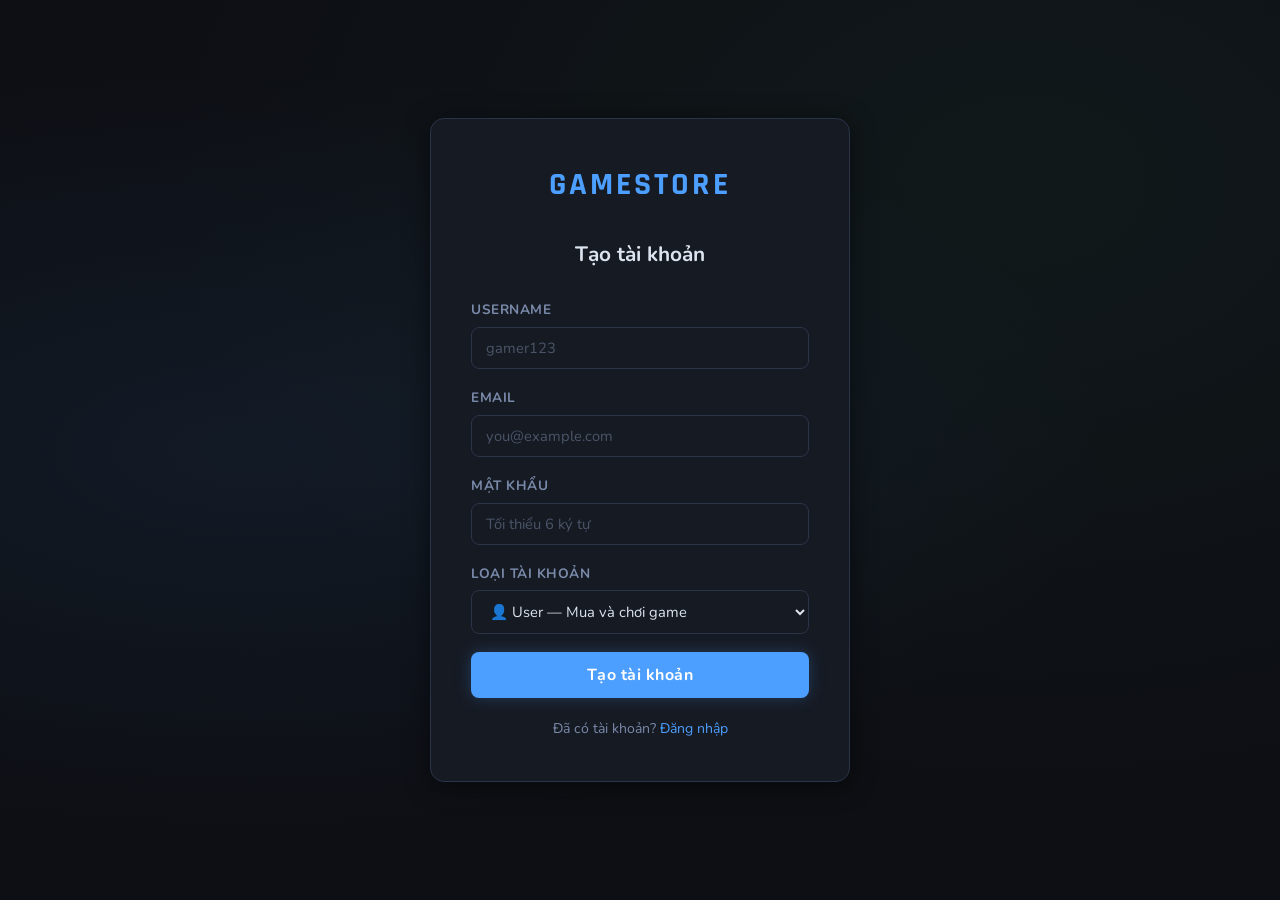
<file: frontend/pages/register.html>
<!DOCTYPE html>
<html lang="vi">

<head>
    <meta charset="UTF-8">
    <meta name="viewport" content="width=device-width, initial-scale=1.0">
    <title>Đăng ký — GameStore</title>
    <link rel="stylesheet" href="../assets/css/style.css">
</head>

<body>
    <div class="auth-wrapper">
        <div class="auth-box">
            <div class="auth-logo">GAME<span>STORE</span></div>
            <h2 class="auth-title">Tạo tài khoản</h2>
            <div id="alert-box"></div>
            <div class="form-group">
                <label class="form-label">Username</label>
                <input type="text" id="username" class="form-control" placeholder="gamer123">
            </div>
            <div class="form-group">
                <label class="form-label">Email</label>
                <input type="email" id="email" class="form-control" placeholder="you@example.com">
            </div>
            <div class="form-group">
                <label class="form-label">Mật khẩu</label>
                <input type="password" id="password" class="form-control" placeholder="Tối thiểu 6 ký tự">
            </div>
            <div class="form-group">
                <label class="form-label">Loại tài khoản</label>
                <select id="role" class="form-control">
                    <option value="user">👤 User — Mua và chơi game</option>
                    <option value="dev">👨‍💻 Developer — Đăng bán game</option>
                </select>
            </div>
            <button class="btn btn-primary btn-block btn-lg" id="btn-register" onclick="handleRegister()">
                Tạo tài khoản
            </button>
            <div class="auth-footer">
                Đã có tài khoản? <a href="login.html">Đăng nhập</a>
            </div>
        </div>
    </div>

    <script src="../js/api.js"></script>
    <script>
        if (Auth.isLoggedIn()) window.location.href = 'index.html';

        async function handleRegister() {
            const username = document.getElementById('username').value.trim();
            const email = document.getElementById('email').value.trim();
            const password = document.getElementById('password').value;
            const role = document.getElementById('role').value;
            const btn = document.getElementById('btn-register');
            const alertBox = document.getElementById('alert-box');

            alertBox.innerHTML = '';

            if (!username || !email || !password) {
                alertBox.innerHTML = '<div class="alert alert-error">Vui lòng điền đầy đủ thông tin</div>';
                return;
            }

            btn.disabled = true; btn.textContent = 'Đang tạo tài khoản...';

            const data = await apiCall('/api/auth/register', {
                method: 'POST',
                body: JSON.stringify({ username, email, password, role })
            });

            btn.disabled = false; btn.textContent = 'Tạo tài khoản';

            if (data.success) {
                Auth.save(data.token, data.user);
                showToast('Đăng ký thành công!', 'success');
                setTimeout(() => window.location.href = 'index.html', 800);
            } else {
                alertBox.innerHTML = `<div class="alert alert-error">${data.message}</div>`;
            }
        }
    </script>
</body>

</html>
</file>
<file: frontend/assets/css/style.css>
/* ============================================
   GameStore — Dark Steam-style UI
   Font: Rajdhani (display) + Nunito (body)
   ============================================ */

@import url('https://fonts.googleapis.com/css2?family=Rajdhani:wght@400;600;700&family=Nunito:wght@300;400;600;700&display=swap');

/* ---- CSS Variables ---- */
:root {
    --bg-base: #0d0f14;
    --bg-surface: #161a23;
    --bg-card: #1c2130;
    --bg-hover: #232a3a;
    --border: #2a3347;
    --border-glow: #3d5a9a;

    --accent: #4d9fff;
    --accent-dim: #2a5ea0;
    --accent-glow: rgba(77, 159, 255, .25);
    --green: #4caf83;
    --red: #e05c5c;
    --gold: #f0c060;

    --text-primary: #dce4f0;
    --text-secondary: #7a8aaa;
    --text-muted: #4a5568;

    --radius: 8px;
    --radius-lg: 14px;
    --shadow: 0 4px 24px rgba(0, 0, 0, .5);
    --transition: 0.2s ease;
}

/* ---- Reset ---- */
*,
*::before,
*::after {
    box-sizing: border-box;
    margin: 0;
    padding: 0;
}

html {
    scroll-behavior: smooth;
}

body {
    font-family: 'Nunito', sans-serif;
    background: var(--bg-base);
    color: var(--text-primary);
    min-height: 100vh;
    line-height: 1.6;
}

a {
    color: var(--accent);
    text-decoration: none;
}

a:hover {
    text-decoration: underline;
}

img {
    max-width: 100%;
    display: block;
}

button {
    cursor: pointer;
    font-family: inherit;
}

input,
select,
textarea {
    font-family: inherit;
}

/* ---- Scrollbar ---- */
::-webkit-scrollbar {
    width: 6px;
}

::-webkit-scrollbar-track {
    background: var(--bg-surface);
}

::-webkit-scrollbar-thumb {
    background: var(--border-glow);
    border-radius: 3px;
}

/* ============================================
   NAVBAR
   ============================================ */
.navbar {
    position: sticky;
    top: 0;
    z-index: 1000;
    background: rgba(13, 15, 20, .92);
    backdrop-filter: blur(12px);
    border-bottom: 1px solid var(--border);
    padding: 0 24px;
    height: 60px;
    display: flex;
    align-items: center;
    justify-content: space-between;
}

.navbar-brand {
    font-family: 'Rajdhani', sans-serif;
    font-size: 1.5rem;
    font-weight: 700;
    color: var(--accent);
    letter-spacing: 2px;
    text-transform: uppercase;
}

.navbar-brand span {
    color: var(--text-primary);
}

.navbar-nav {
    display: flex;
    align-items: center;
    gap: 8px;
}

.nav-link {
    padding: 6px 14px;
    border-radius: var(--radius);
    color: var(--text-secondary);
    font-size: .9rem;
    font-weight: 600;
    transition: var(--transition);
}

.nav-link:hover {
    background: var(--bg-hover);
    color: var(--text-primary);
    text-decoration: none;
}

.nav-link.active {
    color: var(--accent);
}

/* Cart badge */
.cart-link {
    position: relative;
}

.cart-badge {
    position: absolute;
    top: -2px;
    right: -2px;
    background: var(--accent);
    color: #fff;
    font-size: .65rem;
    font-weight: 700;
    min-width: 18px;
    height: 18px;
    border-radius: 9px;
    padding: 0 4px;
    display: flex;
    align-items: center;
    justify-content: center;
    display: none;
}

/* ============================================
   LAYOUT
   ============================================ */
.container {
    max-width: 1280px;
    margin: 0 auto;
    padding: 0 24px;
}

.page {
    padding: 32px 0;
}

.page-header {
    margin-bottom: 28px;
}

.page-title {
    font-family: 'Rajdhani', sans-serif;
    font-size: 2rem;
    font-weight: 700;
    color: var(--text-primary);
}

.page-subtitle {
    color: var(--text-secondary);
    margin-top: 4px;
}

/* ============================================
   BUTTONS
   ============================================ */
.btn {
    display: inline-flex;
    align-items: center;
    gap: 8px;
    padding: 9px 20px;
    border-radius: var(--radius);
    font-size: .88rem;
    font-weight: 700;
    border: none;
    transition: var(--transition);
    letter-spacing: .5px;
}

.btn-primary {
    background: var(--accent);
    color: #fff;
    box-shadow: 0 0 16px var(--accent-glow);
}

.btn-primary:hover {
    background: #3d8fe8;
    box-shadow: 0 0 24px var(--accent-glow);
}

.btn-secondary {
    background: var(--bg-hover);
    color: var(--text-primary);
    border: 1px solid var(--border);
}

.btn-secondary:hover {
    border-color: var(--accent);
    color: var(--accent);
}

.btn-success {
    background: var(--green);
    color: #fff;
}

.btn-success:hover {
    background: #3d9970;
}

.btn-danger {
    background: var(--red);
    color: #fff;
}

.btn-danger:hover {
    background: #c04040;
}

.btn-ghost {
    background: transparent;
    color: var(--text-secondary);
    border: 1px solid var(--border);
}

.btn-ghost:hover {
    color: var(--text-primary);
    border-color: var(--border-glow);
}

.btn-sm {
    padding: 5px 12px;
    font-size: .8rem;
}

.btn-lg {
    padding: 12px 28px;
    font-size: 1rem;
}

.btn-block {
    width: 100%;
    justify-content: center;
}

.btn:disabled {
    opacity: .5;
    cursor: not-allowed;
}

/* ============================================
   CARDS
   ============================================ */
.card {
    background: var(--bg-card);
    border: 1px solid var(--border);
    border-radius: var(--radius-lg);
    overflow: hidden;
    transition: var(--transition);
}

.card:hover {
    border-color: var(--border-glow);
    box-shadow: var(--shadow);
}

.card-body {
    padding: 20px;
}

.card-title {
    font-family: 'Rajdhani', sans-serif;
    font-size: 1.1rem;
    font-weight: 700;
    color: var(--text-primary);
    margin-bottom: 8px;
}

.card-text {
    color: var(--text-secondary);
    font-size: .88rem;
}

/* Game Card */
.game-card {
    cursor: pointer;
}

.game-card-img {
    width: 100%;
    aspect-ratio: 16/9;
    object-fit: cover;
    background: var(--bg-hover);
}

.game-card-body {
    padding: 14px 16px 16px;
}

.game-card-genre {
    font-size: .72rem;
    font-weight: 700;
    color: var(--accent);
    text-transform: uppercase;
    letter-spacing: 1px;
    margin-bottom: 6px;
}

.game-card-title {
    font-family: 'Rajdhani', sans-serif;
    font-size: 1.05rem;
    font-weight: 700;
    color: var(--text-primary);
    margin-bottom: 10px;
    white-space: nowrap;
    overflow: hidden;
    text-overflow: ellipsis;
}

.game-card-footer {
    display: flex;
    align-items: center;
    justify-content: space-between;
    margin-top: 12px;
}

.game-price {
    font-family: 'Rajdhani', sans-serif;
    font-size: 1.1rem;
    font-weight: 700;
    color: var(--green);
}

.game-price.free {
    color: var(--accent);
}

/* ============================================
   GRID
   ============================================ */
.games-grid {
    display: grid;
    grid-template-columns: repeat(auto-fill, minmax(220px, 1fr));
    gap: 20px;
}

/* ============================================
   FORMS
   ============================================ */
.form-group {
    margin-bottom: 18px;
}

.form-label {
    display: block;
    margin-bottom: 6px;
    font-size: .85rem;
    font-weight: 700;
    color: var(--text-secondary);
    text-transform: uppercase;
    letter-spacing: .5px;
}

.form-control {
    width: 100%;
    background: var(--bg-surface);
    border: 1px solid var(--border);
    border-radius: var(--radius);
    padding: 10px 14px;
    color: var(--text-primary);
    font-size: .92rem;
    transition: var(--transition);
    outline: none;
}

.form-control:focus {
    border-color: var(--accent);
    box-shadow: 0 0 0 3px var(--accent-glow);
}

.form-control::placeholder {
    color: var(--text-muted);
}

select.form-control {
    cursor: pointer;
}

textarea.form-control {
    resize: vertical;
    min-height: 100px;
}

/* Search bar */
.search-bar {
    display: flex;
    gap: 12px;
    margin-bottom: 24px;
    flex-wrap: wrap;
}

.search-bar .form-control {
    flex: 1;
    min-width: 200px;
}

/* ============================================
   AUTH PAGES
   ============================================ */
.auth-wrapper {
    min-height: 100vh;
    display: flex;
    align-items: center;
    justify-content: center;
    background:
        radial-gradient(ellipse at 20% 50%, rgba(77, 159, 255, .08) 0%, transparent 60%),
        radial-gradient(ellipse at 80% 20%, rgba(76, 175, 131, .06) 0%, transparent 60%),
        var(--bg-base);
    padding: 24px;
}

.auth-box {
    background: var(--bg-surface);
    border: 1px solid var(--border);
    border-radius: var(--radius-lg);
    padding: 40px;
    width: 100%;
    max-width: 420px;
    box-shadow: var(--shadow);
}

.auth-logo {
    text-align: center;
    margin-bottom: 28px;
    font-family: 'Rajdhani', sans-serif;
    font-size: 2rem;
    font-weight: 700;
    color: var(--accent);
    letter-spacing: 3px;
    text-transform: uppercase;
}

.auth-title {
    text-align: center;
    margin-bottom: 28px;
    font-size: 1.3rem;
    font-weight: 700;
    color: var(--text-primary);
}

.auth-footer {
    text-align: center;
    margin-top: 20px;
    color: var(--text-secondary);
    font-size: .88rem;
}

/* ============================================
   ALERTS / TOAST
   ============================================ */
.alert {
    padding: 12px 16px;
    border-radius: var(--radius);
    margin-bottom: 16px;
    font-size: .9rem;
    border: 1px solid transparent;
    display: flex;
    align-items: center;
    gap: 10px;
}

.alert-success {
    background: rgba(76, 175, 131, .15);
    border-color: var(--green);
    color: var(--green);
}

.alert-error {
    background: rgba(224, 92, 92, .15);
    border-color: var(--red);
    color: var(--red);
}

.alert-info {
    background: rgba(77, 159, 255, .12);
    border-color: var(--accent);
    color: var(--accent);
}

/* Toast notifications */
#toast-container {
    position: fixed;
    bottom: 24px;
    right: 24px;
    display: flex;
    flex-direction: column;
    gap: 10px;
    z-index: 9999;
}

.toast {
    background: var(--bg-card);
    border: 1px solid var(--border);
    border-radius: var(--radius);
    padding: 14px 18px;
    box-shadow: var(--shadow);
    max-width: 320px;
    animation: slideIn .3s ease;
    display: flex;
    align-items: center;
    gap: 10px;
    font-size: .9rem;
}

.toast.success {
    border-left: 3px solid var(--green);
}

.toast.error {
    border-left: 3px solid var(--red);
}

.toast.info {
    border-left: 3px solid var(--accent);
}

@keyframes slideIn {
    from {
        transform: translateX(100%);
        opacity: 0;
    }

    to {
        transform: translateX(0);
        opacity: 1;
    }
}

/* ============================================
   BADGES & TAGS
   ============================================ */
.badge {
    display: inline-flex;
    align-items: center;
    padding: 3px 10px;
    border-radius: 20px;
    font-size: .72rem;
    font-weight: 700;
    text-transform: uppercase;
    letter-spacing: .5px;
}

.badge-approved {
    background: rgba(76, 175, 131, .2);
    color: var(--green);
}

.badge-pending {
    background: rgba(240, 192, 96, .2);
    color: var(--gold);
}

.badge-rejected {
    background: rgba(224, 92, 92, .2);
    color: var(--red);
}

.badge-user {
    background: rgba(77, 159, 255, .15);
    color: var(--accent);
}

.badge-dev {
    background: rgba(76, 175, 131, .15);
    color: var(--green);
}

.badge-admin {
    background: rgba(224, 92, 92, .15);
    color: var(--red);
}

/* ============================================
   TABLE
   ============================================ */
.table-wrapper {
    overflow-x: auto;
}

table {
    width: 100%;
    border-collapse: collapse;
    font-size: .88rem;
}

th {
    background: var(--bg-surface);
    color: var(--text-secondary);
    font-size: .75rem;
    font-weight: 700;
    text-transform: uppercase;
    letter-spacing: .8px;
    padding: 12px 16px;
    text-align: left;
    border-bottom: 1px solid var(--border);
}

td {
    padding: 12px 16px;
    border-bottom: 1px solid var(--border);
    color: var(--text-primary);
}

tr:hover td {
    background: var(--bg-hover);
}

tr:last-child td {
    border-bottom: none;
}

/* ============================================
   SIDEBAR LAYOUT (Admin/Dev)
   ============================================ */
.dashboard-layout {
    display: grid;
    grid-template-columns: 220px 1fr;
    min-height: calc(100vh - 60px);
}

.sidebar {
    background: var(--bg-surface);
    border-right: 1px solid var(--border);
    padding: 24px 0;
}

.sidebar-menu {
    list-style: none;
}

.sidebar-item a {
    display: flex;
    align-items: center;
    gap: 12px;
    padding: 11px 20px;
    color: var(--text-secondary);
    font-size: .9rem;
    font-weight: 600;
    transition: var(--transition);
}

.sidebar-item a:hover,
.sidebar-item a.active {
    background: var(--bg-hover);
    color: var(--accent);
    text-decoration: none;
    border-left: 3px solid var(--accent);
    padding-left: 17px;
}

.sidebar-section {
    padding: 10px 20px 4px;
    font-size: .7rem;
    font-weight: 700;
    color: var(--text-muted);
    text-transform: uppercase;
    letter-spacing: 1px;
    margin-top: 10px;
}

.main-content {
    padding: 32px;
    overflow-y: auto;
}

/* ============================================
   STAT CARDS (Dashboard)
   ============================================ */
.stats-grid {
    display: grid;
    grid-template-columns: repeat(auto-fit, minmax(180px, 1fr));
    gap: 16px;
    margin-bottom: 28px;
}

.stat-card {
    background: var(--bg-card);
    border: 1px solid var(--border);
    border-radius: var(--radius-lg);
    padding: 20px;
}

.stat-card:hover {
    border-color: var(--border-glow);
}

.stat-value {
    font-family: 'Rajdhani', sans-serif;
    font-size: 2rem;
    font-weight: 700;
    color: var(--accent);
}

.stat-label {
    font-size: .8rem;
    color: var(--text-secondary);
    margin-top: 4px;
}

/* ============================================
   MODAL
   ============================================ */
.modal-overlay {
    position: fixed;
    inset: 0;
    background: rgba(0, 0, 0, .7);
    backdrop-filter: blur(4px);
    display: flex;
    align-items: center;
    justify-content: center;
    z-index: 2000;
    animation: fadeIn .2s ease;
}

.modal {
    background: var(--bg-surface);
    border: 1px solid var(--border);
    border-radius: var(--radius-lg);
    padding: 32px;
    width: 100%;
    max-width: 500px;
    box-shadow: var(--shadow);
    animation: scaleIn .2s ease;
}

.modal-header {
    display: flex;
    align-items: center;
    justify-content: space-between;
    margin-bottom: 20px;
}

.modal-title {
    font-family: 'Rajdhani', sans-serif;
    font-size: 1.3rem;
    font-weight: 700;
}

.modal-close {
    background: none;
    border: none;
    color: var(--text-muted);
    font-size: 1.4rem;
    line-height: 1;
    padding: 4px;
}

.modal-close:hover {
    color: var(--text-primary);
}

@keyframes fadeIn {
    from {
        opacity: 0;
    }

    to {
        opacity: 1;
    }
}

@keyframes scaleIn {
    from {
        transform: scale(.95);
        opacity: 0;
    }

    to {
        transform: scale(1);
        opacity: 1;
    }
}

/* ============================================
   HERO SECTION (Trang chủ)
   ============================================ */
.hero {
    background:
        linear-gradient(to right, rgba(13, 15, 20, .97) 40%, rgba(13, 15, 20, .6)),
        url('https://picsum.photos/seed/herobg/1400/400') center/cover;
    padding: 60px 0;
    margin-bottom: 40px;
    border-bottom: 1px solid var(--border);
}

.hero-title {
    font-family: 'Rajdhani', sans-serif;
    font-size: 3rem;
    font-weight: 700;
    line-height: 1.1;
    margin-bottom: 14px;
}

.hero-title em {
    font-style: normal;
    color: var(--accent);
}

.hero-subtitle {
    color: var(--text-secondary);
    font-size: 1.05rem;
    max-width: 480px;
    margin-bottom: 24px;
}

/* ============================================
   LIBRARY CARD
   ============================================ */
.library-card {
    display: flex;
    align-items: center;
    gap: 16px;
    background: var(--bg-card);
    border: 1px solid var(--border);
    border-radius: var(--radius-lg);
    padding: 14px;
    transition: var(--transition);
}

.library-card:hover {
    border-color: var(--border-glow);
}

.library-card img {
    width: 100px;
    aspect-ratio: 16/9;
    object-fit: cover;
    border-radius: var(--radius);
    flex-shrink: 0;
}

.library-info {
    flex: 1;
}

.library-title {
    font-family: 'Rajdhani', sans-serif;
    font-size: 1rem;
    font-weight: 700;
    margin-bottom: 4px;
}

.library-genre {
    font-size: .78rem;
    color: var(--accent);
    text-transform: uppercase;
    letter-spacing: 1px;
    margin-bottom: 8px;
}

.library-list {
    display: flex;
    flex-direction: column;
    gap: 12px;
}

/* ============================================
   PAGINATION
   ============================================ */
.pagination {
    display: flex;
    gap: 6px;
    margin-top: 28px;
    justify-content: center;
}

.page-btn {
    background: var(--bg-card);
    border: 1px solid var(--border);
    color: var(--text-secondary);
    border-radius: var(--radius);
    padding: 7px 14px;
    font-size: .85rem;
    font-weight: 600;
    transition: var(--transition);
}

.page-btn:hover,
.page-btn.active {
    background: var(--accent);
    color: #fff;
    border-color: var(--accent);
}

.page-btn:disabled {
    opacity: .4;
    cursor: not-allowed;
}

/* ============================================
   LOADING
   ============================================ */
.spinner {
    width: 36px;
    height: 36px;
    border: 3px solid var(--border);
    border-top-color: var(--accent);
    border-radius: 50%;
    animation: spin .7s linear infinite;
    margin: 40px auto;
}

@keyframes spin {
    to {
        transform: rotate(360deg);
    }
}

.loading-overlay {
    display: flex;
    align-items: center;
    justify-content: center;
    padding: 40px;
}

/* ============================================
   EMPTY STATE
   ============================================ */
.empty-state {
    text-align: center;
    padding: 60px 20px;
    color: var(--text-secondary);
}

.empty-state-icon {
    font-size: 3.5rem;
    margin-bottom: 16px;
    opacity: .5;
}

.empty-state h3 {
    font-family: 'Rajdhani', sans-serif;
    font-size: 1.3rem;
    margin-bottom: 8px;
    color: var(--text-primary);
}

/* ============================================
   RESPONSIVE
   ============================================ */
@media (max-width: 768px) {
    .dashboard-layout {
        grid-template-columns: 1fr;
    }

    .sidebar {
        display: none;
    }

    .hero-title {
        font-size: 2rem;
    }

    .games-grid {
        grid-template-columns: repeat(auto-fill, minmax(160px, 1fr));
    }

    .navbar {
        padding: 0 16px;
    }

    .container {
        padding: 0 16px;
    }

    .auth-box {
        padding: 28px 20px;
    }
}
</file>
